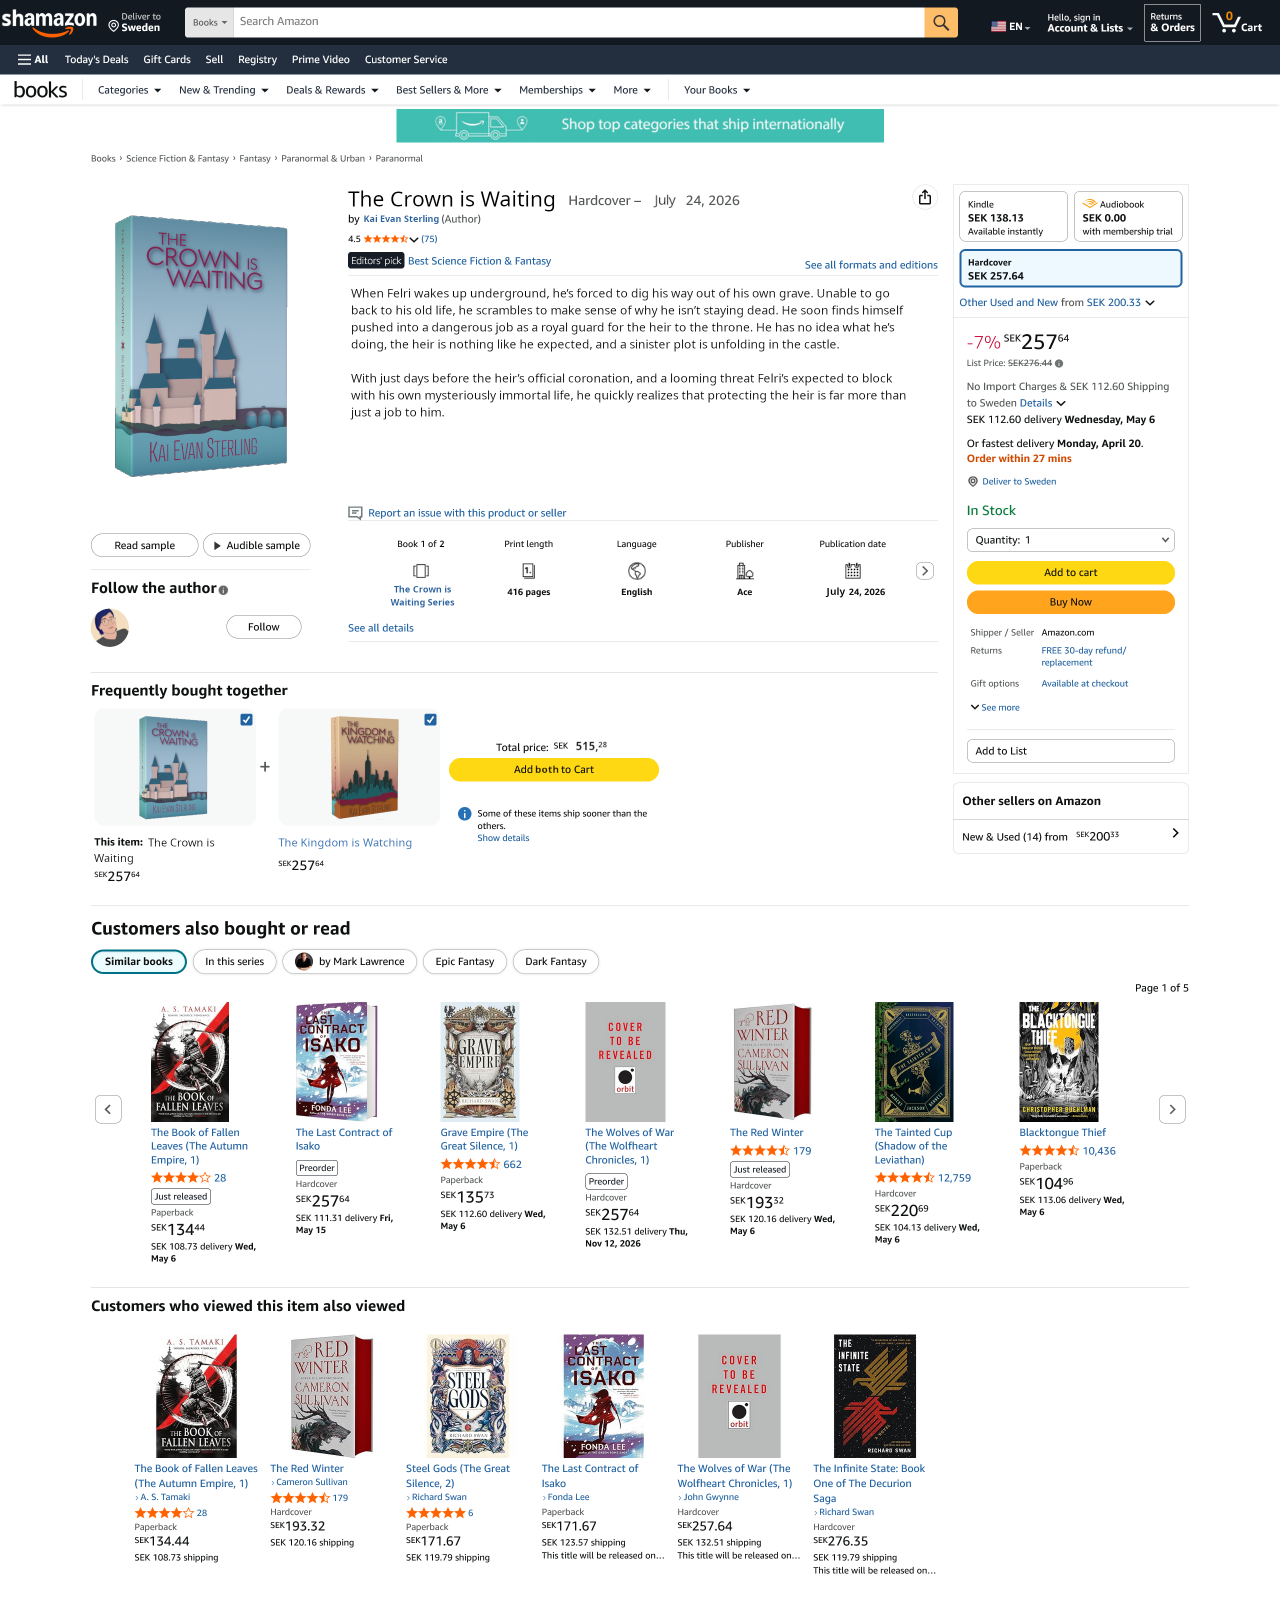
<file: buyciw.html>
<!DOCTYPE html>
<html lang="en">
<head>
    <meta charset="UTF-8">
    <meta name="viewport" content="width=device-width, initial-scale=1.0">
    <title>Shamazon</title>
    <link rel="stylesheet" href="main.css">
</head>
<body>
    <img class="shamazon" src="images/CIW/shamazon.png" alt="a fake representation of Amazon.com showing the book for sale">
</body>
</html>
</file>
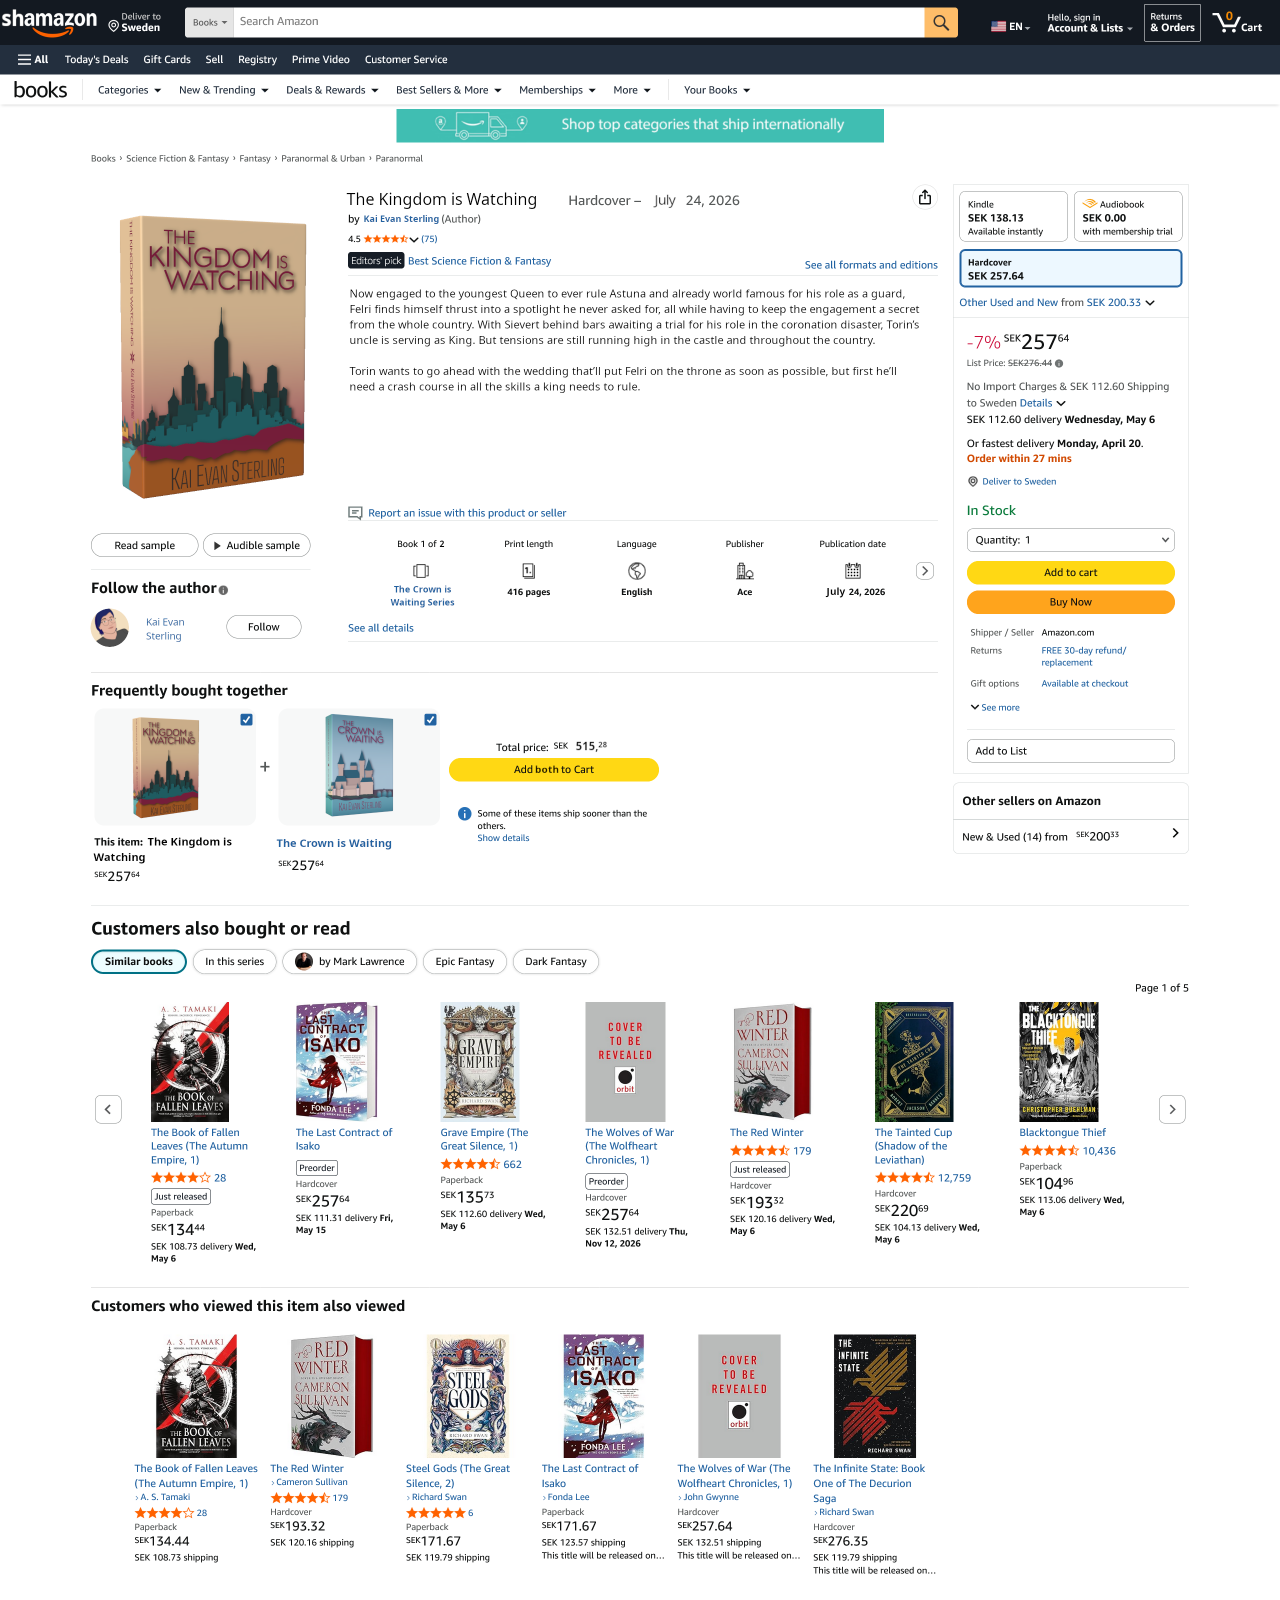
<file: buykiw.html>
<!DOCTYPE html>
<html lang="en">
<head>
    <meta charset="UTF-8">
    <meta name="viewport" content="width=device-width, initial-scale=1.0">
    <title>Shamazon</title>
    <link rel="stylesheet" href="main.css">
</head>
<body>
    <img class="shamazon" src="images/KIW/shamazon.png" alt="a fake representation of Amazon.com showing the book for sale">
</body>
</html>
</file>
<file: main.css>
:root {
	--darkteal: #096b72;
	--midteal: #65bfbf;
	--lightteal: #bcebeb;
	--midnight: #0a1128;
    --berry: #89043d;    
    --ivory: #f3dfbf;
    --translteal: rgba(188, 235, 235, .75);
    --transmidteal: rgba(101, 191, 191, .75);
}

body {
    margin: 0;
    min-height: 100vh;
    background: var(--darkteal);
    background-repeat: no-repeat;
    background-attachment: fixed;
}

main {
    width: 100%;
    height: auto;
    background: linear-gradient(180deg,var(--midteal) 0%, var(--lightteal) 100%);
    overflow: hidden;
}

/* Nav */
header {
    height: 8rem;
    background-color: var(--midnight);
    display: flex;
    align-items: end;
    justify-content: space-between;
    z-index: 1;
}

.logo {
    margin-right: -2em;
}

.svg-logo {
    height: 8rem;
}

nav {
    display: flex;
    flex-direction: row;
    width: 100%;
    justify-content: space-between;
}

.topnav {
	display: flex;
    flex-direction: row;
    align-items: center;
    margin: 1em;
}

.topnav ul {
    display: flex;
    flex-direction: row;
    list-style: none;
    justify-content: space-between;
    align-items: center;
}

.topnav li {
    margin-right: 1em;
    margin-left: 1em;
}

.topnav button {
    background-color: var(--midnight);
    color: var(--midteal);
    font-family: transducer-variable, sans-serif;
    font-weight: 700;
    font-size: x-large;
    text-transform: uppercase;
    margin: 0;
    padding: 0;
    max-height: 2em;
    border-radius: 0;
}

.topnav button:hover {
    color: var(--berry);
}

.hamburger {
    display: none;
}
#arrow {
    width: 1em;
}
#arrowup {
    width: 1em;
    rotate: 180deg;
}

.expandable {
    display: none;
}

.expanded-explore {
    display: block;
}

#submenu ul {
    display: flex;
    flex-direction: column;
    position: absolute;
    top: 8rem;
    right: 0;
    padding: 0;
    background-color: var(--midnight);
}

#submenu a:link,
#submenu a:visited {
    font-family: transducer-variable, sans-serif;
    font-weight: 600;
    font-size: x-large;
    color: var(--ivory);
    margin: 0;
    text-transform: none;
}
#submenu a:hover, 
#submenu a:active {
    color: var(--berry);
}

.topnav img {
    max-width: 2em;
}

ul a:link,
ul a:visited {
    font-family: transducer-variable, sans-serif;
    font-weight: 700;
    font-size: x-large;
    color: var(--midteal);
    text-decoration: none;
    text-transform: uppercase;
}

ul a:hover,
ul a:active {
    color: var(--berry);
}

@media screen and (max-width: 725px) {
    .default ul {
        display: none;
    }
    .hamburger {
        display: block;
    }

    .expanded ul {
        position: absolute;
        right: 0;
        top: 8rem;
        margin: 0;
        display: flex;
        flex-direction: column;
        background-color: var(--midnight);
        z-index: 6;
    }
    .expanded ul button {
        background-color: var(--midnight);
        color: var(--midteal);
        font-family: transducer-variable, sans-serif;
        font-weight: 700;
        font-size: x-large;
        margin: 0;
        padding: 0;
        max-height: 2em;
        border-radius: 0;
    }
    .expanded li {
        margin-bottom: 1em;
    }

    #submenu ul {
        position: absolute;
        top: 8.5rem;
    }
}

/* footer */
footer {
    background-color: var(--darkteal);
    width: 100%;
    padding-top: 2rem;
    display: grid;
    grid-template-columns: 2fr 1fr;
    justify-content: space-between;
    align-items: center;
    z-index: 3;
}


footer p {
    color: var(--ivory);
    margin: 1em;
}
.maillist {
    display: flex;
    flex-direction: column;
}

.join-form {
    display: flex;
    flex-direction: row;
    align-items: baseline;
}

footer h3 {
    color: var(--ivory);
    font-family: transducer-variable, sans-serif;
    font-weight: 600;
    font-size: large;
    margin: 0;
    margin-left: 1em;
}

label {
    color: var(--ivory);
    font-family: transducer-variable, sans-serif;
    font-weight: 400;
    font-size: medium;
}
#maillist-form {
    display: flex;
    align-items: baseline;
    column-gap: .5rem;
}

#maillist-form label {
    margin-left: 1em;
}

input {
    padding: .5em;
    margin: 0;
    display: inline-block;
    border: none;
    border-radius: 4px;
    box-shadow: 2px 2px 4px var(--midnight) inset;
    box-sizing: border-box;
    background-color: var(--lightteal);
    border-color: var(--midnight);
    font-family: transducer-variable, sans-serif;
    font-size: small;
}

input::placeholder {
    color: var(--darkteal);
}

.small {
    font-size: small;
    margin-top: 0;
}

.socials {
    margin: 1em;
    display: flex;
    flex-direction: row;
    justify-content: end;
}

.icon {
    height: 2em;
    margin-right: 1em;
}

@media screen and (max-width: 800px) {
    footer {
        grid-template-columns: 1fr;
        align-items: start;
    }

    .join-form {
        flex-direction: column;
    }
    footer h3 {
        margin: 1em;
    }
    #maillist-form label {
        margin:0;
    }
    #maillist-form input {
        margin-bottom: 1em;
    }

    footer button {
        margin: 1em;
        margin-top: 0;
    }
    .socials {
        justify-content: start;
    }
    footer p {
        margin-bottom: 0;
    }
}

/* home page */
.book-display {
    padding-top: 2rem;
    display: grid;
    grid-template-rows: 1fr;
    grid-template-columns: 1fr;
    direction: rtl;
    z-index: -2;
}
.hidden {
    display: none;
}

#CIW-book {
    background: linear-gradient(180deg,var(--midteal) 0%, var(--lightteal) 100%);
}

#KIW-book {
    background: linear-gradient(180deg,var(--ivory) 0%, var(--berry) 100%);
}

#MIF-book {
    background: linear-gradient(180deg,var(--midnight) 0%, var(--darkteal) 100%);
}

#MIF-cover {
    margin-bottom: 50px;
}

#mail-form {
    display: flex;
    flex-direction: column;
    align-self: start;
    margin-left: 2em;
}


.cover-art {
    display: grid;
    grid-template-columns: 1fr;
    grid-template-rows: 1fr;
    height: auto;
    grid-area: 1 / 1 / span 1 /span 1;
    align-self: end;
    /* justify-items: end;
    justify-self: start; */
}

.cover {
    width: 100%;
    margin-top: 4rem;
    min-width: 700px;
    grid-area: 1 / 1 / span 1 /span 1;
}

.bookshelf {
    width: calc(700px - 4rem);
    margin: 2rem;
    margin-top: 0;
    max-height: 700px;
    background-color: var(--translteal);
    border-radius: 2em;
    overflow: hidden;
    box-shadow: 4px 4px 6px var(--darkteal);
    grid-area: 1 / 1 / span 1 /span 1;
    justify-self: end;
    z-index: 5;
    }

@media screen and (max-width: 700px) {
    .bookshelf {
        width: calc(100vw - 4rem);
        max-height: fit-content;
        justify-self: start;
    }
}

.bookshelf-contents {
    height: 100%;
    display: flex;
    flex-direction: column;
    align-items: center;
    justify-content: space-between;
    direction: ltr;
}

.synopsis {
    display: flex;
    flex-direction: column;
}

h1 {
    font-family: regulator-nova, sans-serif;
    font-weight: 200;
    font-size: 32pt;
    text-transform: uppercase;
    text-align: center;
    margin-top: 1em;
    margin-bottom: 1em;
    color: var(--berry);
    text-shadow: 2px 2px 5px var(--midnight)
}

p {
    font-family: transducer-variable, sans-serif;
    font-variation-settings: "slnt" 0, "wdth" 75, "wght" 500;
    font-size: 14pt;
    margin: 2em;
    margin-top: 0;
    color: var(--midnight);
    text-align: left;
}

button {
    background-color: var(--berry);
    color: var(--ivory);
    border: none;
    border-radius: 500px;
    font-family: transducer-variable, sans-serif;
    font-weight: 700;
    font-size: larger;
    padding: .5em 2em;
    margin-bottom: 1em;
    box-shadow: 2px 2px 2px var(--midnight);
    cursor: pointer;
}

.button {
    display: block;
    background-color: var(--berry);
    color: var(--ivory);
    border: none;
    border-radius: 500px;
    font-family: transducer-variable, sans-serif;
    font-weight: 700;
    font-size: larger;
    padding: .5em 2em;
    margin-bottom: 1em;
    box-shadow: 2px 2px 2px var(--midnight);
    cursor: pointer;
    text-decoration: none;
}

#mail-form label {
    color: var(--midnight);
    margin-left: 0;
    }

#mail-form input {
    background-color: var(--lightteal);
    margin-top: 1em;
    max-width: 200px;
}

#mail-form button {
    margin-top: 1em;
    max-width: 200px;
}

.book-selector {
    display: grid;
    grid-template-columns: 1fr 1fr 1fr;
    width: 100%;
    margin-bottom: 0;
    margin-top: 2em;
}

.book-selector img {
    width: 100%;
}

.selector {
    border-radius: 0;
    height: 100%;
    background-color: var(--translteal);
    display: flex;
    align-items: center;
    justify-content: center;
    box-shadow: 2px 2px 2px var(--midnight);
    padding: 0;
    margin-bottom: 0;
}

.selectimg {
    rotate: 0deg;
    transition: rotate 1s;
    margin-top: -.5em;
}

.selectimg:hover {
    rotate: -15deg;
}

.book-selector h2 {
    font-family: transducer-variable, sans-serif;
    font-weight: 600;
    text-align: center;
    font-size: 40pt;
    color: var(--midnight);
    margin: 0;
    margin-top: -.5em;
    padding: 2rem;
}

.selected {
    border-radius: 0;
    height: 100%;
    width: 105%;
    background-color: var(--transmidteal);
    box-shadow: 2px 2px 2px var(--midnight);
    padding: 0;
    z-index: 2;
    margin-bottom: 0;
}

/* About Page */
.about {
    display: grid;
    grid-template-columns: 1.5fr 2fr;
    background: linear-gradient(180deg,var(--midnight) 0%, var(--darkteal) 100%);
}
.author-image {
    background-color: var(--lightteal);
    padding: 4%;
    margin: 12%;
    height: fit-content;
    transform: rotate(-16deg);
    padding-bottom: 4em;
    box-shadow: 4px 4px 8px var(--midnight);
}
.author-image img{
    width: 100%;
    max-width: 800px;
    height: auto;
    box-shadow: 2px 2px 4px var(--midnight);
}
.author-blurb {
    background-color: var(--translteal);
    margin: 2em;
    border-radius: 4px;
    box-shadow: 4px 4px 8px var(--midnight);
    display: inline-block;
    height: min-content;
}

@media screen and (max-width: 700px) {
    .about {
        display: flex;
        flex-direction: column-reverse;
        padding-bottom: 2rem;
    }
    .author-image {
        margin-top: 2%;
        margin-bottom: 6%;
    }
    .author-blurb {
        margin-bottom: 1em;
    }
}

/* Contact Page */
#contact-page {
    display: flex;
    flex-direction: row;
    background: linear-gradient(180deg,var(--midteal) 0%, var(--lightteal) 100%);
}

.contact-blurb {
    padding: 2rem;
    max-width: 40%;
}

.contact-blurb p {
    text-align: center;
}

#contact-form {
    display: flex;
    flex-direction: column;
    padding: 2rem;
    margin: 2rem;
    background-color: var(--darkteal);
    border-radius: 4px;
    box-shadow: 4px 4px 8px var(--midnight);
    min-width: 40%;
}

#contact-form label {
    margin-left: 0;
}

#contact-form input {
    margin-bottom: 1rem;
}

textarea {
    padding: .5em;
    margin: 0;
    margin-bottom: 1rem;
    display: inline-block;
    border: none;
    border-radius: 4px;
    box-shadow: 2px 2px 4px var(--midnight) inset;
    box-sizing: border-box;
    background-color: var(--lightteal);
    border-color: var(--midnight);
    height: 8rem;
    font-family: transducer-variable, sans-serif;
    font-size: small;
}

textarea::placeholder {
    color: var(--darkteal);
}

@media screen and (max-width: 700px) {
    #contact-page {
        display: flex;
        flex-direction: column;
    }
    .contact-blurb {
        padding-bottom: 0;
        max-width: none;
    }
    .contact-blurb h1 {
        margin-bottom: .5em;
    }
    #contact-form {
        margin-top: 0;
    }
}

/* thank you pages */
.thanks {
    display: flex;
    justify-content: center;
}
.thank-you {
    padding: 2rem;
    margin-bottom: 2rem;
    max-width: 800px;
}

.thank-you p {
    text-align: center;
}

/* Characters & World */

.explore-page {
    background: linear-gradient(180deg,var(--ivory) 0%, var(--berry) 100%);
    display: flex;
    flex-direction: column;
}

.card {
    background-color: var(--translteal);
    display: flex;
    flex-direction: row;
    margin: 4rem;
    margin-top: 0;
    box-shadow: 4px 4px 4px var(--midnight);
}

.card img {
    max-height: 50vh;
    margin: 2em;
    background-color: var(--ivory);
    box-shadow: 4px 4px 4px var(--midnight);
    object-fit: contain;
}

@media screen and (max-width: 700px) {
    .card {
        flex-direction: column;
    }
}

h2 {
    font-family: transducer-variable, sans-serif;
    color: var(--midnight);
    margin-left: 2rem;
}

/* Animations */
    /* CIW */
    @keyframes ciwBack {
        0% {transform: scaleX(120%);}
        50% {transform: scaleX(105%);}
        100% {transform: scaleX(120%);}
    }

    #CIW-back {
        animation-name: ciwBack;
        animation-duration: 4s;
        animation-iteration-count: infinite;
        animation-timing-function: ease-in-out;
        z-index: 0;
    }

    @keyframes ciwFront {
        0% {transform: scaleX(100%);}
        50% {transform: scaleX(110%);}
        100% {transform: scaleX(100%);}
    }

    #CIW-front {
        animation-name: ciwFront;
        animation-duration: 4s;
        animation-iteration-count: infinite;
        animation-timing-function: ease-in-out;
        z-index: 4;
    }

    #CIW-one {
        z-index: 1;
    }


    #CIW-two {
        z-index: 2;
    }

    #CIW-three {
        z-index: 3;
    }

    /* KIW */
    @keyframes kiwBack {
        0% {transform: scaleX(120%);}
        50% {transform: scaleX(105%);}
        100% {transform: scaleX(120%);}
    }

    #KIW-back {
        animation-name: kiwBack;
        animation-duration: 4s;
        animation-iteration-count: infinite;
        animation-timing-function: ease-in-out;
        z-index: 0;
    }
    
    @keyframes kiwOne {
        0% {transform: scaleX(100%);}
        50% {transform: scaleX(110%);}
        100% {transform: scaleX(100%);}
    }

    #KIW-one {
        animation-name: kiwOne;
        animation-duration: 4s;
        animation-iteration-count: infinite;
        animation-timing-function: ease-in-out;
        z-index: 1;
    }

    #KIW-two {
        z-index: 2;
    }

    #KIW-three {
        z-index: 3;
    }

    #KIW-front {
        z-index: 4;
    }

    /* MIF */
        @keyframes mifBack {
        0% {transform: translateX(0px);}
        50% {transform: translateX(-50px);}
        100% {transform: translateX(0px);}
    }

    #MIF-back {
        animation-name: mifBack;
        animation-duration: 12s;
        animation-iteration-count: infinite;
        animation-timing-function: ease-in-out;
        z-index: 0;
    }

    @keyframes mifOne {
        0% {transform: translateX(0px);}
        50% {transform: translateX(50px);}
        100% {transform: translateX(0px);}
    }

    #MIF-one {
        animation-name: mifOne;
        animation-duration: 12s;
        animation-delay: 4s;
        animation-iteration-count: infinite;
        animation-timing-function: ease-in-out;
        z-index: 1;
    }


    @keyframes mifFront {
        0% {transform: translateX(0px);}
        50% {transform: translateX(50px);}
        100% {transform: translateX(0px);}
    }

    #MIF-front {
        animation-name: mifFront;
        animation-duration: 12s;
        animation-iteration-count: infinite;
        animation-timing-function: ease-in-out;
        z-index: 4;
    }
    @keyframes mifThree {
        0% {transform: translateX(0px);}
        50% {transform: translateX(-50px);}
        100% {transform: translateX(0px);}
    }

    #MIF-three {
        animation-name: mifThree;
        animation-duration: 12s;
        animation-delay: 8s;
        animation-iteration-count: infinite;
        animation-timing-function: ease-in-out;
        z-index: 3;
    }

    #MIF-two {
        z-index: 2;
    }

    .shamazon {
        max-width: 100vw;
    }
</file>
